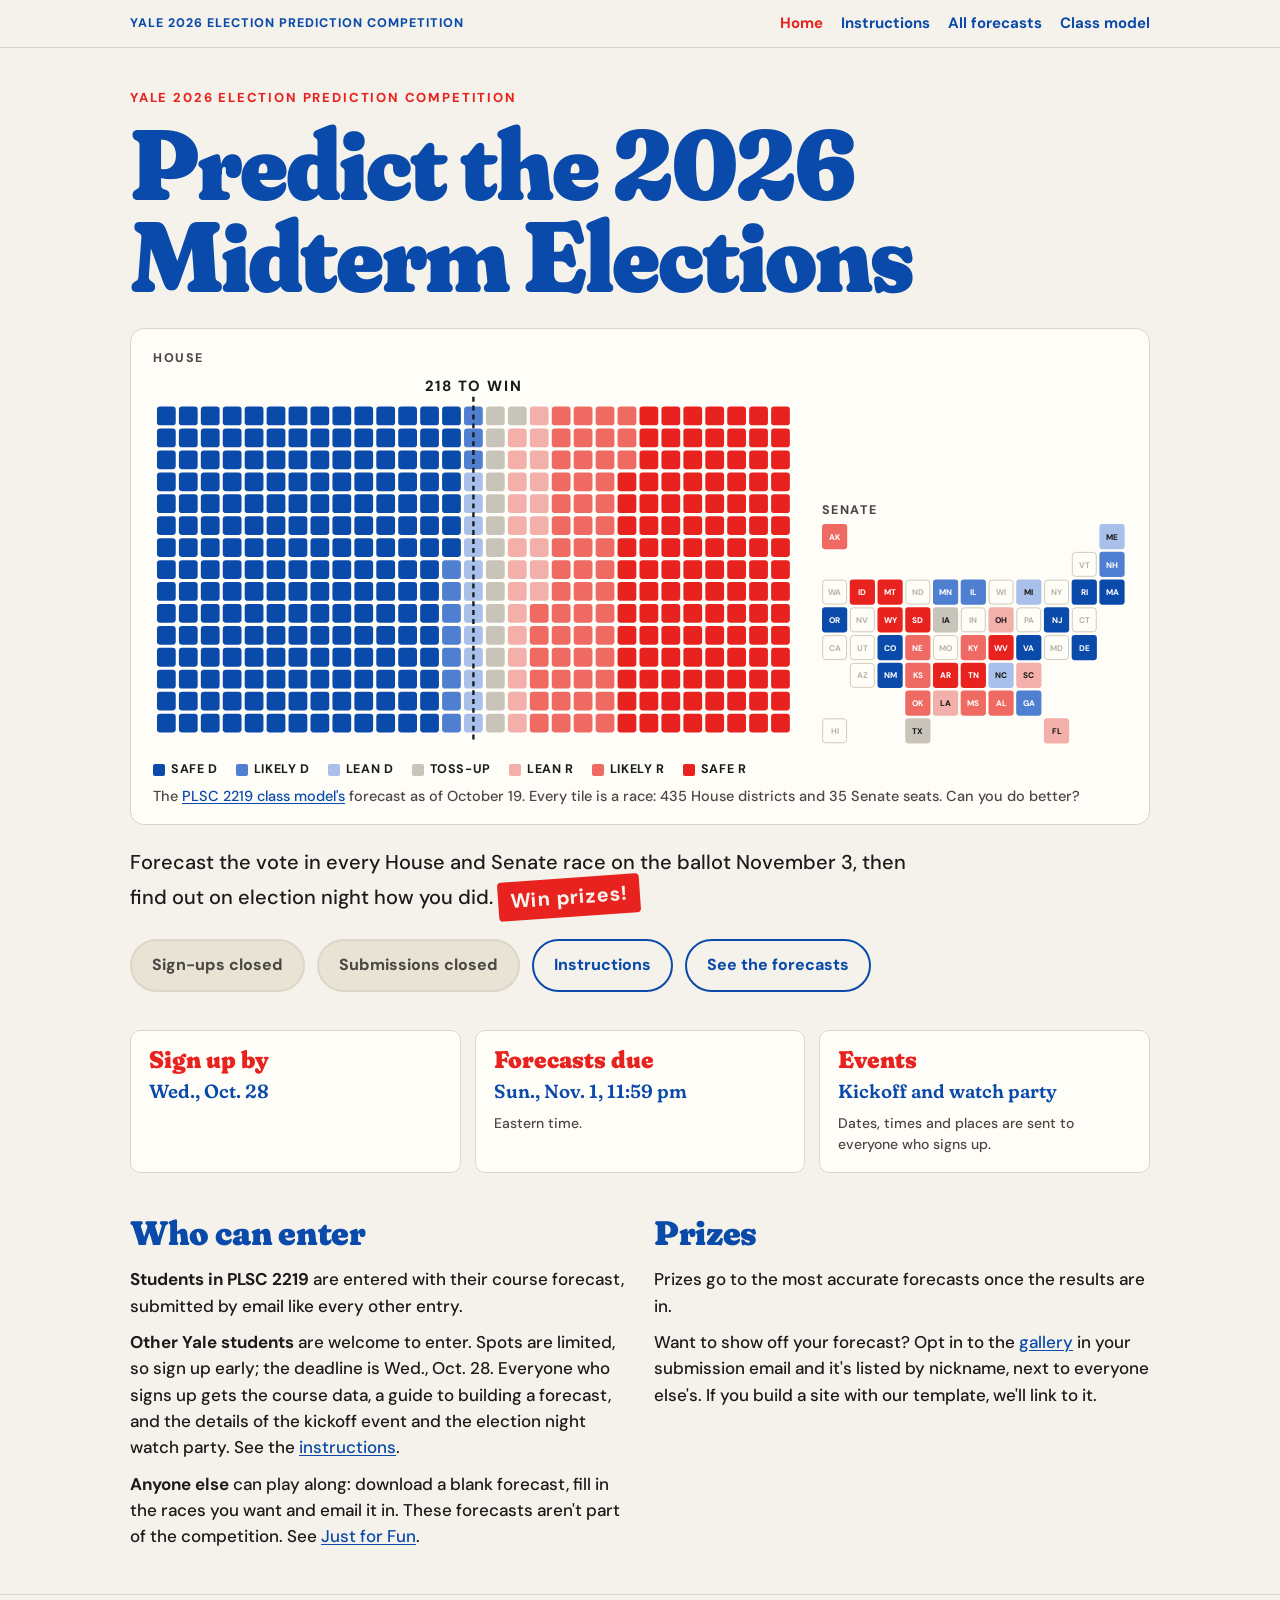
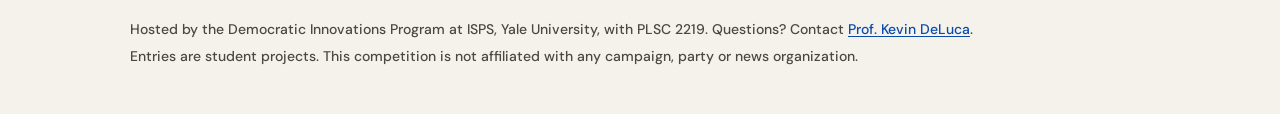
<file: index.html>
<!doctype html>
<html lang="en">
<head>
<meta charset="utf-8">
<meta name="viewport" content="width=device-width, initial-scale=1">
<title>Predict the 2026 Midterm Elections | Yale 2026 Election Prediction Competition</title>
<meta name="robots" content="noindex">
<meta name="description" content="Yale 2026 Election Prediction Competition: forecast all 470 House and Senate races in the 2026 midterms.">
<link rel="preload" href="assets/fonts/fraunces.woff2" as="font" type="font/woff2" crossorigin>
<link rel="stylesheet" href="assets/comp.css">
</head>
<body>
<header class="bar"><div class="wrap">
  <a class="brand" href="./">Yale 2026 Election Prediction Competition</a>
  <nav class="nav" aria-label="Site">
    <a href="./" aria-current="page">Home</a>
    <a href="instructions.html">Instructions</a>
    <a href="gallery.html">All forecasts</a>
    <a href="class-model.html">Class model</a>
  </nav>
</div></header>

<main>
<section class="top"><div class="wrap">
  <p class="kicker">Yale 2026 Election Prediction Competition</p>
  <h1 class="fr">Predict the 2026 Midterm Elections</h1>

  <figure id="hero" class="hero-map" hidden>
    <div class="hero-panels">
      <div><p class="plab">House</p><div id="hero-house" class="tiles"></div></div>
      <div><p class="plab">Senate</p><div id="hero-senate" class="tiles"></div></div>
    </div>
    <div id="hero-legend" class="hero-legend"></div>
    <figcaption>The <a href="class-model.html?model=fundamentals">PLSC 2219 class model's</a> forecast<span id="hero-asof"></span>. Every tile is a race: 435 House districts and 35 Senate seats. Can you do better?</figcaption>
  </figure>

  <p class="lede">Forecast the vote in every House and Senate race on the ballot November 3, then find out on election night how you did. <span class="prize">Win prizes!</span></p>
  <div class="btns">
    <a class="btn solid" data-signup href="#">Sign up</a>
    <a class="btn ghost" data-submit href="#">Submit your forecast</a>
    <a class="btn ghost" href="instructions.html">Instructions</a>
    <a class="btn ghost" href="gallery.html">See the forecasts</a>
  </div>
</div></section>

<div class="wrap">
  <div class="dates">
    <div class="date"><p class="t">Sign up by</p><p class="d" data-c="signup_deadline">Wed., Oct. 28</p></div>
    <div class="date"><p class="t">Forecasts due</p><p class="d">Sun., Nov. 1, 11:59 pm</p><p class="s">Eastern time.</p></div>
    <div class="date"><p class="t">Events</p><p class="d">Kickoff and watch party</p><p class="s">Dates, times and places are sent to everyone who signs up.</p></div>
  </div>
</div>

<section class="blk" style="border-top:0"><div class="wrap cols">
  <div class="prose">
    <h2>Who can enter</h2>
    <p><b>Students in PLSC 2219</b> are entered with their course forecast, submitted by email like every other entry.</p>
    <p><b>Other Yale students</b> are welcome to enter. Spots are limited, so sign up early; the deadline is <span data-c="signup_deadline">Wed., Oct. 28</span>. Everyone who signs up gets the course data, a guide to building a forecast, and the details of the kickoff event and the election night watch party. See the <a href="instructions.html">instructions</a>.</p>
    <p><b>Anyone else</b> can play along: download a blank forecast, fill in the races you want and email it in. These forecasts aren't part of the competition. See <a href="instructions.html#for-fun">Just for Fun</a>.</p>
  </div>
  <div class="prose">
    <h2>Prizes</h2>
    <p>Prizes go to the most accurate forecasts once the results are in.</p>
    <p>Want to show off your forecast? Opt in to the <a href="gallery.html">gallery</a> in your submission email and it's listed by nickname, next to everyone else's. If you build a site with our template, we'll link to it.</p>
  </div>
</div></section>
</main>

<footer><div class="wrap">
  <p>Hosted by the Democratic Innovations Program at ISPS, Yale University, with PLSC 2219. Questions? Contact <a href="https://www.kevinmdeluca.com"><span data-c="contact">Prof. Kevin DeLuca</span></a>.</p>
  <p>Entries are student projects. This competition is not affiliated with any campaign, party or news organization.</p>
</div></footer>
<script src="competition.js"></script>
<script src="assets/core.js"></script>
<script src="assets/hero.js"></script>
</body>
</html>
</file>
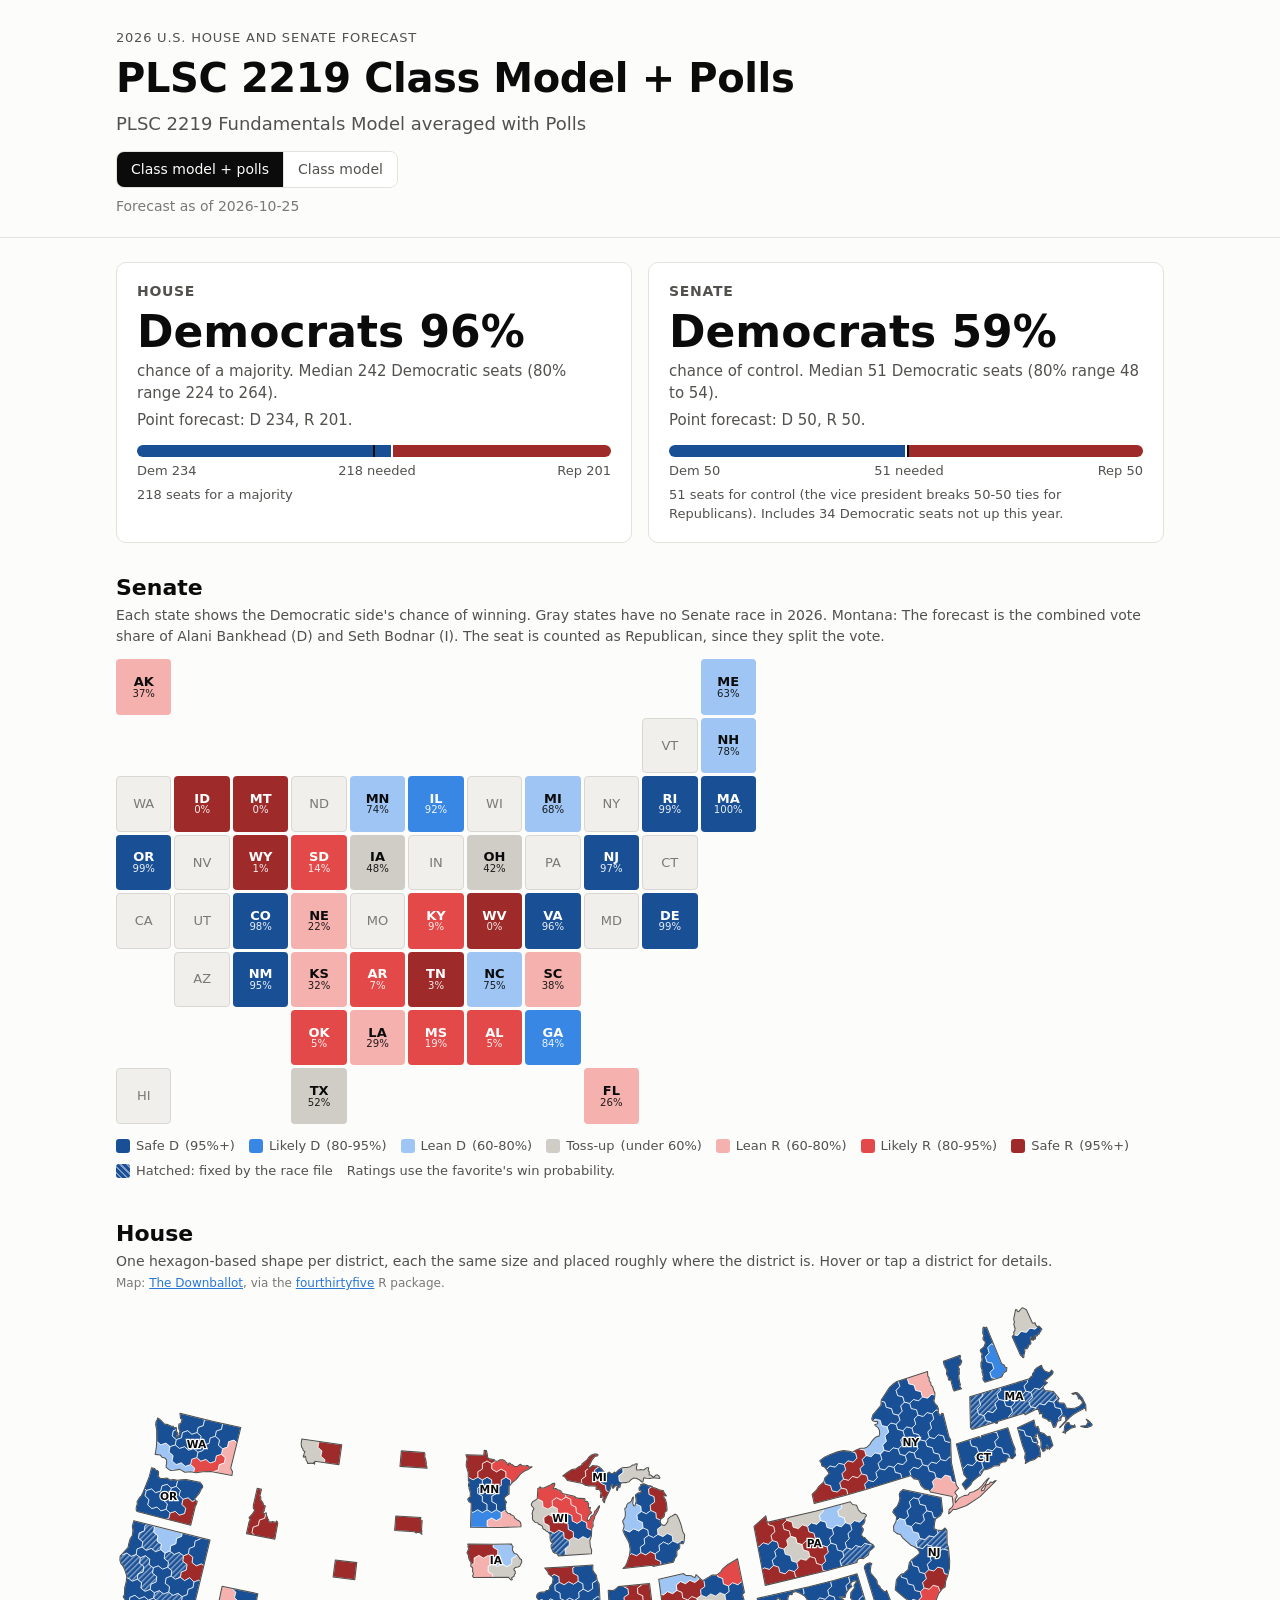
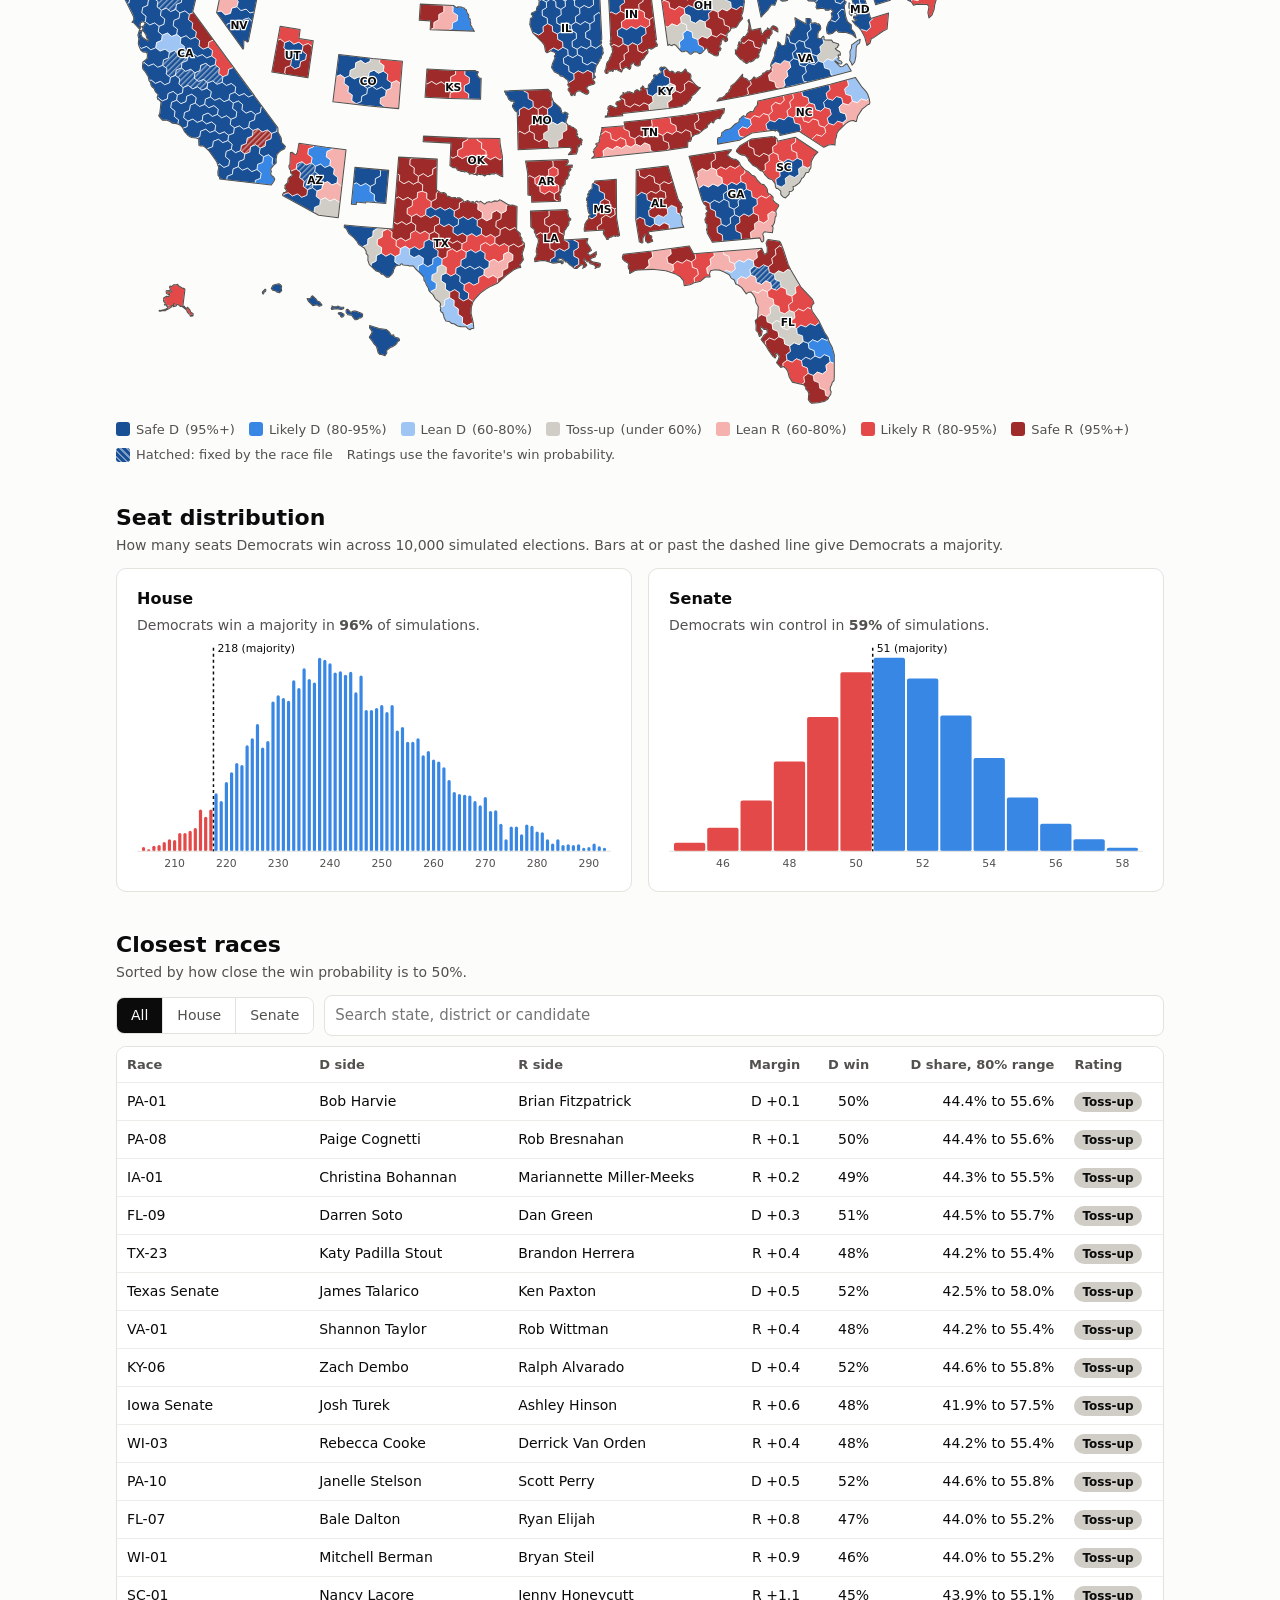
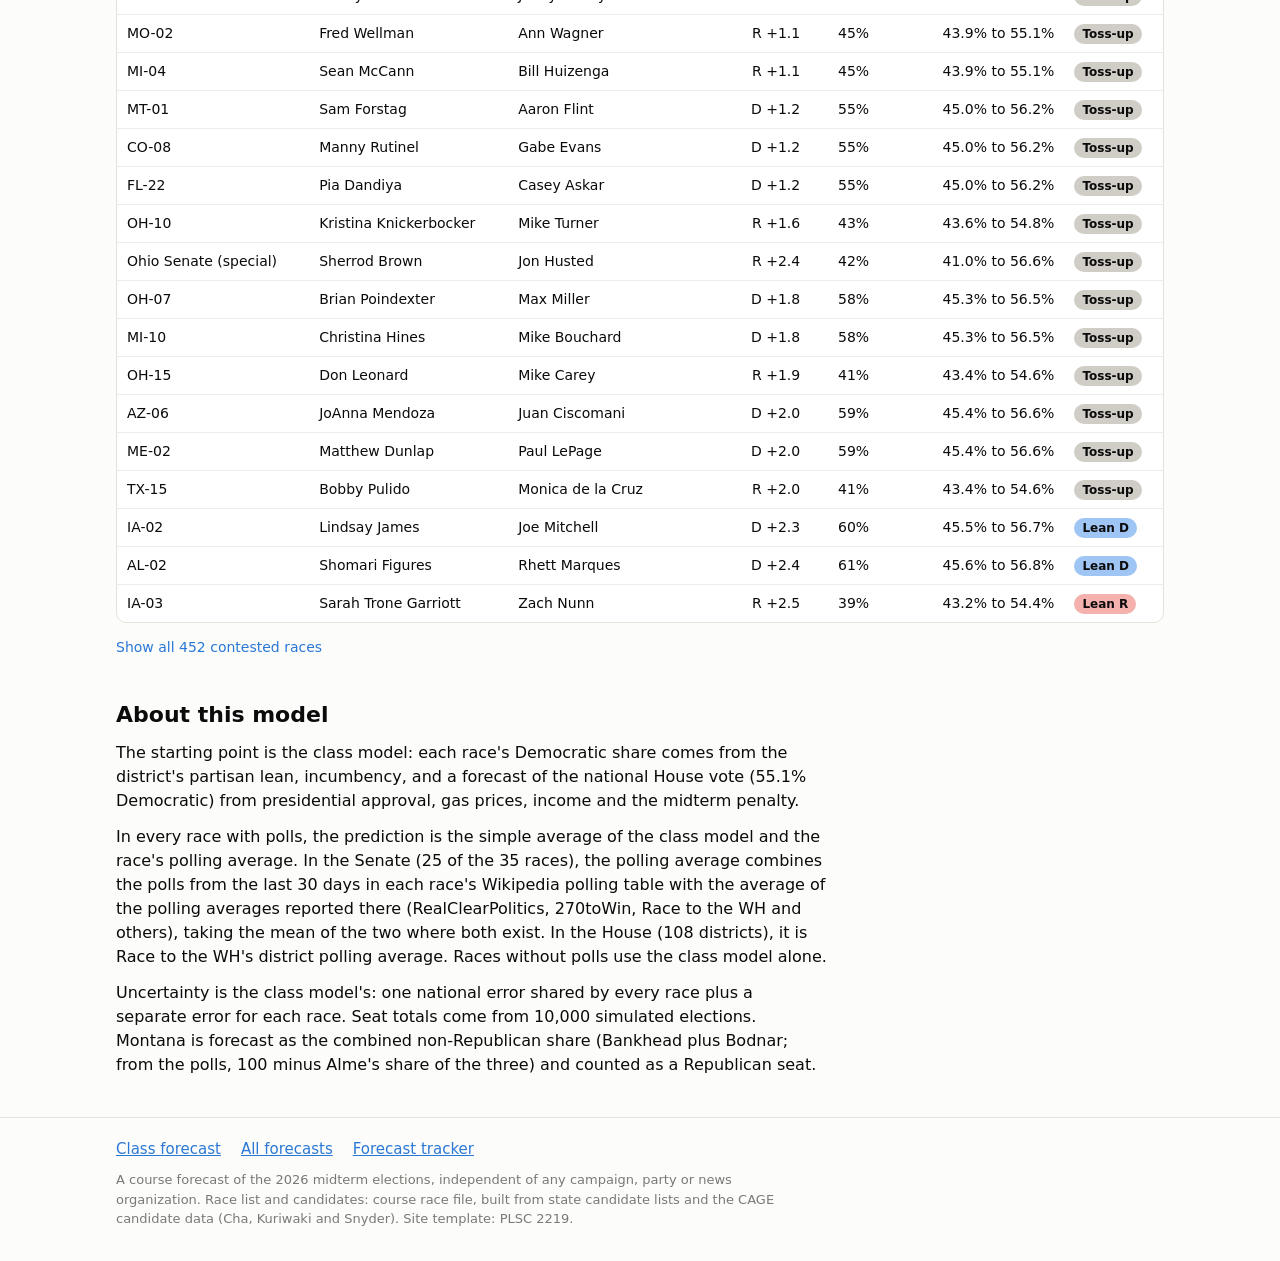
<file: class-model.html>
<!doctype html>
<html lang="en">
<head>
<meta charset="utf-8">
<meta name="viewport" content="width=device-width, initial-scale=1">
<title>2026 Midterm Forecast</title>
<meta name="robots" content="noindex">
<link rel="stylesheet" href="assets/style.css">
<style>
  .model-toggle { display: inline-flex; margin: 14px 0 0; border: 1px solid var(--rule); border-radius: 8px; overflow: hidden; }
  .model-toggle a { padding: 7px 14px; font-size: 14px; color: var(--ink-2); background: var(--card); text-decoration: none; }
  .model-toggle a + a { border-left: 1px solid var(--rule); }
  .model-toggle a.on { background: var(--ink); color: var(--bg); }
</style>
</head>
<body>
<header class="site-head">
  <div class="wrap">
    <p class="kicker">2026 U.S. House and Senate forecast</p>
    <h1 id="title">My 2026 Midterm Forecast</h1>
    <p id="tagline" class="tagline" hidden></p>
    <nav class="model-toggle" aria-label="Forecast version">
      <a id="ver-polls" href="class-model.html">Class model + polls</a>
      <a id="ver-fund" href="class-model.html?model=fundamentals">Class model</a>
    </nav>
    <p id="asof" class="asof"></p>
  </div>
</header>

<main class="wrap">
  <div id="demo-banner" class="banner banner-info" hidden></div>
  <div id="problems" class="banner banner-warn" hidden></div>
  <div id="notes" class="banner banner-info" hidden></div>
  <div id="empty" class="empty" hidden></div>

  <div id="content" hidden>
    <section class="topline" aria-label="Topline">
      <div class="card" id="top-house"></div>
      <div class="card" id="top-senate"></div>
    </section>

    <section class="block">
      <div class="block-head">
        <h2>Senate</h2>
        <p class="note" id="senate-note"></p>
      </div>
      <div id="senate-map" class="senate-map" role="group" aria-label="Senate races by state"></div>
      <div class="legend" id="legend-senate"></div>
    </section>

    <section class="block">
      <div class="block-head">
        <h2>House</h2>
        <p class="note" id="house-note">One square per district, grouped by state. Hover or tap a square for details.</p>
      </div>
      <div id="house-grid" class="house-grid" role="group" aria-label="House races by state"></div>
      <div class="legend" id="legend-house"></div>
    </section>

    <section class="block">
      <div class="block-head">
        <h2>Seat distribution</h2>
        <p class="note" id="dist-note"></p>
      </div>
      <div id="dist" class="dist"></div>
    </section>

    <section class="block">
      <div class="block-head">
        <h2>Closest races</h2>
        <p class="note" id="table-note"></p>
      </div>
      <div class="controls">
        <div class="seg" role="tablist" aria-label="Chamber">
          <button type="button" data-office="all" class="on">All</button>
          <button type="button" data-office="house">House</button>
          <button type="button" data-office="senate">Senate</button>
        </div>
        <input id="search" type="search" placeholder="Search state, district or candidate" aria-label="Search races">
      </div>
      <div class="table-wrap"><table id="races-table"></table></div>
      <button type="button" id="show-all" class="link-btn"></button>
    </section>

    <section class="block" id="method-block" hidden>
      <div class="block-head"><h2>About this model</h2></div>
      <div id="method" class="prose"></div>
    </section>
  </div>
</main>

<footer class="site-foot">
  <div class="wrap">
    <nav id="links" class="links"></nav>
    <p class="fine">A course forecast of the 2026 midterm elections, independent of any campaign, party or news organization.
      Race list and candidates: course race file, built from state candidate lists and the CAGE candidate data (Cha, Kuriwaki and Snyder).
      Site template: PLSC 2219.</p>
  </div>
</footer>

<div id="tip" class="tip" role="tooltip" hidden></div>
<script src="config.js"></script>
<script>
  // Default: the class model + polls. ?model=fundamentals shows the class model alone (config.js has both).
  (function () {
    var fund = new URLSearchParams(location.search).get("model") === "fundamentals";
    var cfg = window.SITE_CONFIG || (window.SITE_CONFIG = {}), polls = window.SITE_CONFIG_POLLS || {};
    if (!fund) Object.keys(polls).forEach(function (k) { cfg[k] = polls[k]; });
    var on = document.getElementById(fund ? "ver-fund" : "ver-polls");
    on.classList.add("on"); on.setAttribute("aria-current", "page");
  })();
</script>
<script src="assets/core.js"></script>
<script src="assets/app.js"></script>
</body>
</html>
</file>
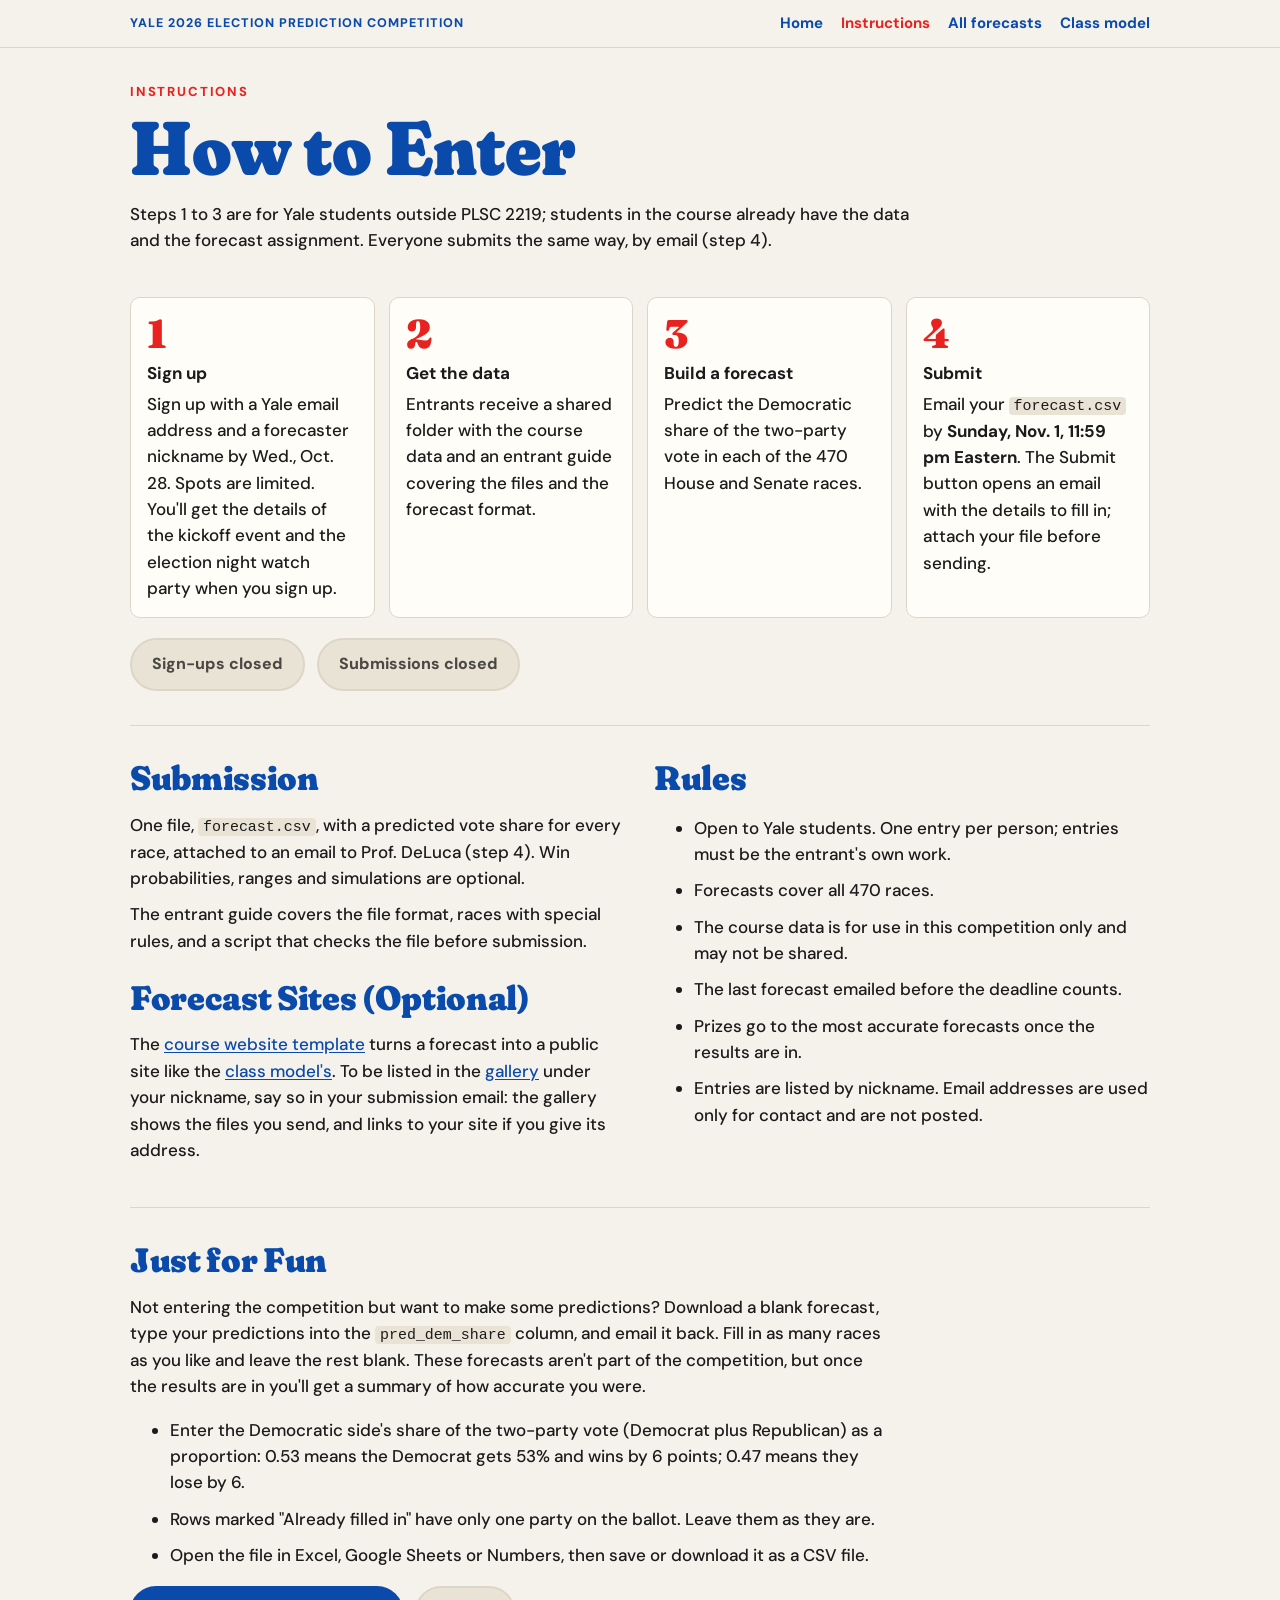
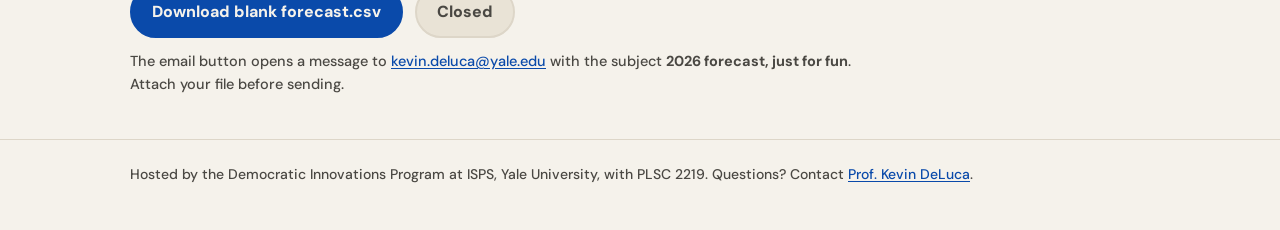
<file: instructions.html>
<!doctype html>
<html lang="en">
<head>
<meta charset="utf-8">
<meta name="viewport" content="width=device-width, initial-scale=1">
<title>Instructions | Yale 2026 Election Prediction Competition</title>
<meta name="robots" content="noindex">
<link rel="preload" href="assets/fonts/fraunces.woff2" as="font" type="font/woff2" crossorigin>
<link rel="stylesheet" href="assets/comp.css">
</head>
<body>
<header class="bar"><div class="wrap">
  <a class="brand" href="./">Yale 2026 Election Prediction Competition</a>
  <nav class="nav" aria-label="Site">
    <a href="./">Home</a>
    <a href="instructions.html" aria-current="page">Instructions</a>
    <a href="gallery.html">All forecasts</a>
    <a href="class-model.html">Class model</a>
  </nav>
</div></header>

<main class="wrap">
<section class="blk" style="border-top:0">
  <p class="kicker">Instructions</p>
  <h1 class="fr" style="color:var(--blue);font-size:clamp(44px,7vw,76px);line-height:.95;margin:10px 0 16px">How to Enter</h1>
  <div class="prose">
    <p>Steps 1 to 3 are for Yale students outside PLSC 2219; students in the course already have the data and the forecast assignment. Everyone submits the same way, by email (step 4).</p>
  </div>
</section>

<section class="blk" style="border-top:0;padding-top:0">
  <ol class="steps">
    <li><b>Sign up</b>Sign up with a Yale email address and a forecaster nickname by <span data-c="signup_deadline">Wed., Oct. 28</span>. Spots are limited. You'll get the details of the kickoff event and the election night watch party when you sign up.</li>
    <li><b>Get the data</b>Entrants receive a shared folder with the course data and an entrant guide covering the files and the forecast format.</li>
    <li><b>Build a forecast</b>Predict the Democratic share of the two-party vote in each of the 470 House and Senate races.</li>
    <li><b>Submit</b>Email your <code>forecast.csv</code> by <b>Sunday, Nov. 1, 11:59 pm Eastern</b>. The Submit button opens an email with the details to fill in; attach your file before sending.</li>
  </ol>
  <div class="btns" style="margin-top:20px">
    <a class="btn solid" data-signup href="#">Sign up</a>
    <a class="btn ghost" data-submit href="#">Submit your forecast</a>
  </div>
  <details class="prose" data-submit-help hidden style="margin-top:14px">
    <summary>Email app didn't open?</summary>
    <p>Send an email to <a data-submit-email href="#"></a> with the subject <b data-submit-subject></b> and this text, filled in, with <code>forecast.csv</code> attached:</p>
    <pre data-submit-body style="white-space:pre-wrap"></pre>
  </details>
</section>

<section class="blk"><div class="cols">
  <div class="prose">
    <h2>Submission</h2>
    <p>One file, <code>forecast.csv</code>, with a predicted vote share for every race, attached to an email to Prof. DeLuca (step 4). Win probabilities, ranges and simulations are optional.</p>
    <p>The entrant guide covers the file format, races with special rules, and a script that checks the file before submission.</p>
    <h2 style="margin-top:26px">Forecast Sites (Optional)</h2>
    <p>The <a href="https://github.com/kevin-deluca-polisci/plsc2219-forecast-template">course website template</a> turns a forecast into a public site like the <a href="class-model.html">class model's</a>. To be listed in the <a href="gallery.html">gallery</a> under your nickname, say so in your submission email: the gallery shows the files you send, and links to your site if you give its address.</p>
  </div>
  <div class="prose">
    <h2>Rules</h2>
    <ul>
      <li>Open to Yale students. One entry per person; entries must be the entrant's own work.</li>
      <li>Forecasts cover all 470 races.</li>
      <li>The course data is for use in this competition only and may not be shared.</li>
      <li>The last forecast emailed before the deadline counts.</li>
      <li>Prizes go to the most accurate forecasts once the results are in.</li>
      <li>Entries are listed by nickname. Email addresses are used only for contact and are not posted.</li>
    </ul>
  </div>
</div></section>

<section class="blk" id="for-fun"><div class="prose" style="max-width:760px">
  <h2>Just for Fun</h2>
  <p>Not entering the competition but want to make some predictions? Download a blank forecast, type your predictions into the <code>pred_dem_share</code> column, and email it back. Fill in as many races as you like and leave the rest blank. These forecasts aren't part of the competition, but once the results are in you'll get a summary of how accurate you were.</p>
  <ul>
    <li>Enter the Democratic side's share of the two-party vote (Democrat plus Republican) as a proportion: 0.53 means the Democrat gets 53% and wins by 6 points; 0.47 means they lose by 6.</li>
    <li>Rows marked "Already filled in" have only one party on the ballot. Leave them as they are.</li>
    <li>Open the file in Excel, Google Sheets or Numbers, then save or download it as a CSV file.</li>
  </ul>
  <div class="btns" style="margin-top:16px">
    <a class="btn solid" href="downloads/forecast.csv" download="forecast.csv">Download blank forecast.csv</a>
    <a class="btn ghost" data-fun-submit href="#">Email your forecast</a>
  </div>
  <p class="note" style="margin-top:12px">The email button opens a message to <a data-submit-email href="#"></a> with the subject <b data-fun-subject></b>. Attach your file before sending.</p>
</div></section>
</main>

<footer><div class="wrap">
  <p>Hosted by the Democratic Innovations Program at ISPS, Yale University, with PLSC 2219. Questions? Contact <a href="https://www.kevinmdeluca.com"><span data-c="contact">Prof. Kevin DeLuca</span></a>.</p>
</div></footer>
<script src="competition.js"></script>
</body>
</html>
</file>
<file: assets/comp.css>
/* Competition pages (index.html, instructions.html). Colors and type match the printed poster. */
@font-face { font-family: 'Fr'; src: url(fonts/fraunces.woff2) format('woff2'); font-weight: 100 900; font-display: swap; }
@font-face { font-family: 'DM'; src: url(fonts/dm-sans-latin-500-normal.woff2) format('woff2'); font-weight: 400 500; font-display: swap; }
@font-face { font-family: 'DM'; src: url(fonts/dm-sans-latin-700-normal.woff2) format('woff2'); font-weight: 600 700; font-display: swap; }
@font-face { font-family: 'DM'; src: url(fonts/dm-sans-latin-800-normal.woff2) format('woff2'); font-weight: 800 900; font-display: swap; }

:root {
  color-scheme: light;
  --cream: #F5F2EB; --paper: #FFFDF8; --blue: #0A4AAA; --red: #E8231F; --ink: #1B1B1B; --ink-2: #4a4843;
  --rule: #ddd6c8; --tint: #e9e3d6;
}
* { box-sizing: border-box; }
html { -webkit-text-size-adjust: 100%; }
body { margin: 0; background: var(--cream); color: var(--ink); font-family: 'DM', system-ui, sans-serif; font-weight: 500;
  font-size: 17px; line-height: 1.55; }
a { color: var(--blue); text-underline-offset: 2px; }
a:hover { color: var(--red); }
:focus-visible { outline: 3px solid var(--red); outline-offset: 2px; }
.wrap { max-width: 1060px; margin: 0 auto; padding: 0 20px; }
.fr { font-family: 'Fr', Georgia, serif; font-variation-settings: 'SOFT' 100, 'WONK' 1, 'opsz' 144; font-weight: 900; }
.kicker { font-weight: 800; letter-spacing: .14em; font-size: 13px; color: var(--red); text-transform: uppercase; margin: 0; }

/* top bar */
.bar { border-bottom: 1px solid var(--rule); }
.bar .wrap { display: flex; align-items: center; justify-content: space-between; gap: 16px; padding-top: 12px; padding-bottom: 12px; flex-wrap: wrap; }
.brand { font-weight: 800; letter-spacing: .08em; font-size: 12.5px; color: var(--blue); text-decoration: none; text-transform: uppercase; }
.nav { display: flex; gap: 18px; flex-wrap: wrap; font-size: 15px; font-weight: 700; }
.nav a { text-decoration: none; }
.nav a[aria-current] { color: var(--red); }

/* hero */
.hero .wrap { display: grid; grid-template-columns: 1.05fr 1fr; gap: 36px; align-items: center; padding-top: 44px; padding-bottom: 36px; }
.hero h1 { color: var(--blue); font-size: clamp(54px, 8.4vw, 104px); line-height: .9; letter-spacing: -.02em; margin: 14px 0 18px; }
.hero .lede { font-size: 20px; max-width: 34em; margin: 0 0 24px; }
.btns { display: flex; gap: 12px; flex-wrap: wrap; }
.btn { display: inline-block; padding: 12px 20px; border-radius: 999px; font-weight: 800; text-decoration: none; font-size: 16px;
  border: 2px solid var(--blue); }
.btn.solid { background: var(--blue); color: var(--cream); }
.btn.solid:hover { background: var(--red); border-color: var(--red); color: var(--cream); }
.btn.ghost { color: var(--blue); }
.btn.ghost:hover { border-color: var(--red); color: var(--red); }
.tiles svg { width: 100%; height: auto; display: block; }
.tiles .q { font-family: 'Fr', serif; font-weight: 900; font-size: 14px; fill: var(--cream); }
.tiles .maj { font-family: 'DM', sans-serif; font-weight: 800; font-size: 15px; letter-spacing: .12em; fill: var(--ink); }
.prize { display: inline-block; transform: rotate(-4deg); background: var(--red); color: var(--cream); font-weight: 800;
  padding: 4px 12px; border-radius: 4px; letter-spacing: .04em; }

/* dates */
.dates { display: grid; grid-template-columns: repeat(3, 1fr); gap: 14px; margin: 8px 0 8px; }
.date { background: var(--paper); border: 1px solid var(--rule); border-radius: 10px; padding: 16px 18px; }
.date .t { font-family: 'Fr', serif; font-weight: 900; font-variation-settings: 'SOFT' 100, 'opsz' 72; color: var(--red); font-size: 24px; line-height: 1.1; margin: 0; }
.date .d { font-family: 'Fr', serif; font-weight: 600; font-variation-settings: 'SOFT' 100, 'opsz' 36; color: var(--blue); font-size: 19px; margin: 4px 0 0; }
.date .s { font-size: 14px; color: var(--ink-2); margin: 6px 0 0; }

/* sections */
section.blk { padding: 34px 0; border-top: 1px solid var(--rule); }
h2 { font-family: 'Fr', Georgia, serif; font-weight: 900; font-variation-settings: 'SOFT' 100, 'opsz' 72; color: var(--blue);
  font-size: 34px; line-height: 1.1; margin: 0 0 14px; letter-spacing: -.01em; }
h3 { font-size: 18px; font-weight: 800; margin: 22px 0 6px; }
.cols { display: grid; grid-template-columns: 1fr 1fr; gap: 28px; }
.steps { list-style: none; padding: 0; margin: 0; display: grid; grid-template-columns: repeat(4, 1fr); gap: 14px; counter-reset: s; }
.steps li { counter-increment: s; background: var(--paper); border: 1px solid var(--rule); border-radius: 10px; padding: 16px; }
.steps li::before { content: counter(s); display: block; font-family: 'Fr', serif; font-weight: 900; font-size: 40px; color: var(--red); line-height: 1; margin-bottom: 6px; }
.steps li > b:first-child { display: block; margin-bottom: 4px; }
.prose { max-width: 46em; }
.prose p, .prose li { margin: 0 0 10px; }
.note { font-size: 14.5px; color: var(--ink-2); }
.box { background: var(--paper); border: 1px solid var(--rule); border-left: 5px solid var(--blue); border-radius: 8px; padding: 14px 18px; margin: 14px 0; }
.box.red { border-left-color: var(--red); }
code { font-family: ui-monospace, SFMono-Regular, Menlo, monospace; font-size: .88em; background: var(--tint); padding: 1px 5px; border-radius: 4px; }
pre { background: var(--paper); border: 1px solid var(--rule); border-radius: 8px; padding: 12px 14px; overflow-x: auto; font-size: 14px; }
pre code { background: none; padding: 0; }
.table-wrap { overflow-x: auto; }
table { border-collapse: collapse; width: 100%; font-size: 15px; background: var(--paper); }
th, td { text-align: left; padding: 8px 10px; border-bottom: 1px solid var(--rule); vertical-align: top; }
th { font-size: 13px; letter-spacing: .04em; text-transform: uppercase; color: var(--ink-2); }

footer { border-top: 1px solid var(--rule); padding: 24px 0 40px; font-size: 14px; color: var(--ink-2); }
footer p { margin: 0 0 6px; }

@media (max-width: 860px) {
  .hero .wrap { grid-template-columns: 1fr; padding-top: 28px; }
  .dates, .cols { grid-template-columns: 1fr; }
  .steps { grid-template-columns: 1fr 1fr; }
}
@media (max-width: 520px) { .steps { grid-template-columns: 1fr; } body { font-size: 16px; } .hero .lede { font-size: 18px; } }
.btn.off { background: var(--tint); border-color: var(--rule); color: var(--ink-2); cursor: default; }

/* home page: title and class-model graphic */
.top .wrap { padding-top: 40px; padding-bottom: 30px; }
.top h1 { color: var(--blue); font-size: clamp(46px, 8vw, 100px); line-height: .92; letter-spacing: -.02em; margin: 10px 0 26px; }
.top .lede { font-size: 20px; max-width: 40em; margin: 22px 0 22px; }
.hero-map { margin: 0; background: var(--paper); border: 1px solid var(--rule); border-radius: 14px; padding: 20px 22px 16px; }
.hero-panels { display: grid; grid-template-columns: 2.1fr 1fr; gap: 28px; align-items: end; }
.plab { margin: 0 0 4px; font-weight: 800; letter-spacing: .12em; font-size: 12.5px; text-transform: uppercase; color: var(--ink-2); }
.tiles .ab { font-family: 'DM', sans-serif; font-weight: 800; font-size: 13px; fill: var(--ink); }
.tiles .ab.on { fill: #fff; }
.tiles .ab.off { fill: #b9b2a2; font-weight: 700; }
.hero-legend { display: flex; flex-wrap: wrap; gap: 6px 18px; margin: 14px 0 6px; font-size: 12.5px; font-weight: 700; letter-spacing: .05em; text-transform: uppercase; }
.hero-legend span { display: inline-flex; align-items: center; gap: 6px; }
.hero-legend i { width: 12px; height: 12px; border-radius: 2px; display: inline-block; }
.hero-map figcaption { font-size: 14.5px; color: var(--ink-2); }
@media (max-width: 760px) { .hero-panels { grid-template-columns: 1fr; gap: 18px; } .hero-map { padding: 14px; } .top .lede { font-size: 18px; } }
</file>
<file: assets/style.css>
:root {
  color-scheme: light;
  --bg: #fcfcfb;
  --card: #ffffff;
  --ink: #0b0b0b;
  --ink-2: #52514e;
  --ink-3: #7a7974;
  --rule: #e4e2dd;
  --grid: #eeece8;
  --empty: #f0efec;
  --empty-line: #d9d7d1;
  /* ratings: diverging blue <-> red, gray midpoint */
  --safe-d: #184f95;
  --likely-d: #3987e5;
  --lean-d: #9ec5f4;
  --toss: #cfcdc6;
  --lean-r: #f4b1ae;
  --likely-r: #e34948;
  --safe-r: #9e2b2a;
  --warn: #fab219;
  --warn-bg: #fff6e0;
  --info-bg: #eaf2fd;
  --focus: #2a78d6;
}
@media (prefers-color-scheme: dark) {
  :root:not([data-theme="light"]) {
    color-scheme: dark;
    --bg: #141413;
    --card: #1a1a19;
    --ink: #ffffff;
    --ink-2: #c3c2b7;
    --ink-3: #9a998f;
    --rule: #33332f;
    --grid: #2a2a27;
    --empty: #262624;
    --empty-line: #3a3a36;
    --safe-d: #1c5cab;
    --likely-d: #5598e7;
    --lean-d: #a9cbf3;
    --toss: #6b6a64;
    --lean-r: #f2b2af;
    --likely-r: #ec7a78;
    --safe-r: #a8302f;
    --warn-bg: #3a2f12;
    --info-bg: #142a45;
    --focus: #6da7ec;
  }
}
:root[data-theme="dark"] {
  color-scheme: dark;
  --bg: #141413; --card: #1a1a19; --ink: #ffffff; --ink-2: #c3c2b7; --ink-3: #9a998f;
  --rule: #33332f; --grid: #2a2a27; --empty: #262624; --empty-line: #3a3a36;
  --safe-d: #1c5cab; --likely-d: #5598e7; --lean-d: #a9cbf3; --toss: #6b6a64;
  --lean-r: #f2b2af; --likely-r: #ec7a78; --safe-r: #a8302f;
  --warn-bg: #3a2f12; --info-bg: #142a45; --focus: #6da7ec;
}

* { box-sizing: border-box; }
html { -webkit-text-size-adjust: 100%; }
body {
  margin: 0; background: var(--bg); color: var(--ink);
  font: 16px/1.5 system-ui, -apple-system, "Segoe UI", Roboto, Helvetica, Arial, sans-serif;
}
.wrap { max-width: 1080px; margin: 0 auto; padding: 0 16px; }
h1, h2 { line-height: 1.2; margin: 0; }
h1 { font-size: clamp(28px, 5vw, 40px); letter-spacing: -0.01em; }
h2 { font-size: 22px; }
a { color: var(--focus); }
:focus-visible { outline: 2px solid var(--focus); outline-offset: 2px; }
.num { font-variant-numeric: tabular-nums; }

.site-head { border-bottom: 1px solid var(--rule); padding: 28px 0 20px; margin-bottom: 24px; }
.kicker { margin: 0 0 6px; color: var(--ink-2); font-size: 13px; text-transform: uppercase; letter-spacing: 0.06em; }
.tagline { margin: 8px 0 0; color: var(--ink-2); font-size: 18px; }
.asof { margin: 8px 0 0; color: var(--ink-3); font-size: 14px; }

.banner { border-radius: 8px; padding: 12px 14px; margin: 0 0 20px; font-size: 15px; }
.banner-warn { background: var(--warn-bg); border-left: 4px solid var(--warn); }
.banner-info { background: var(--info-bg); border-left: 4px solid var(--focus); }
.banner ul { margin: 6px 0 0; padding-left: 20px; }
.banner strong .icon { margin-right: 6px; }
.empty { background: var(--card); border: 1px solid var(--rule); border-radius: 10px; padding: 20px; }
.empty code, .prose code, .banner code, .placeholder code { white-space: nowrap; font-size: 0.92em; background: var(--grid); padding: 1px 5px; border-radius: 4px; }

.topline { display: grid; grid-template-columns: 1fr 1fr; gap: 16px; margin-bottom: 32px; }
.card { background: var(--card); border: 1px solid var(--rule); border-radius: 10px; padding: 18px 20px; }
.card .lab { margin: 0; color: var(--ink-2); font-size: 14px; font-weight: 600; text-transform: uppercase; letter-spacing: 0.05em; }
.card .hero { margin: 6px 0 2px; font-size: clamp(30px, 5vw, 44px); font-weight: 700; line-height: 1.1; }
.card .sub { margin: 4px 0 0; color: var(--ink-2); font-size: 15px; }
.bar { position: relative; display: flex; height: 12px; border-radius: 6px; overflow: hidden; margin: 14px 0 4px; gap: 2px; background: var(--card); }
.bar span { display: block; height: 100%; }
.bar .mid { position: absolute; top: -3px; bottom: -3px; width: 2px; background: var(--ink); }
.bar-lab { display: flex; justify-content: space-between; font-size: 13px; color: var(--ink-2); }

.block { margin: 0 0 40px; }
.block-head { margin-bottom: 12px; }
.note { margin: 4px 0 0; color: var(--ink-2); font-size: 14px; }

.legend { display: flex; flex-wrap: wrap; gap: 6px 14px; margin-top: 12px; font-size: 13px; color: var(--ink-2); }
.legend .key { display: inline-flex; align-items: center; gap: 6px; }
.legend .sw { width: 14px; height: 14px; border-radius: 3px; display: inline-block; }
.legend .sw.empty-sw { background: var(--empty); border: 1px solid var(--empty-line); }

/* senate tile map */
.senate-map { display: grid; grid-template-columns: repeat(11, minmax(0, 1fr)); gap: 3px; max-width: 640px; }
.st { aspect-ratio: 1 / 1; border-radius: 4px; display: flex; flex-direction: column; align-items: center; justify-content: center;
      font-size: clamp(9px, 1.8vw, 13px); font-weight: 600; line-height: 1.05; cursor: default; user-select: none; }
.st small { font-weight: 500; font-size: 0.78em; opacity: 0.9; }
.st.notup { background: var(--empty); color: var(--ink-3); border: 1px solid var(--empty-line); font-weight: 500; }
.st.race { cursor: pointer; }

/* house grid */
.house-grid { display: grid; grid-template-columns: repeat(2, minmax(0, 1fr)); gap: 20px 28px; }
.region h3 { margin: 0 0 8px; font-size: 13px; color: var(--ink-2); text-transform: uppercase; letter-spacing: 0.06em; }
.srow { display: grid; grid-template-columns: 30px 1fr; align-items: start; gap: 6px; margin-bottom: 4px; }
.srow .sl { font-size: 12px; font-weight: 600; color: var(--ink-2); line-height: 16px; }
.tiles { display: flex; flex-wrap: wrap; gap: 2px; }
.t { width: 16px; height: 16px; border-radius: 3px; cursor: pointer; }
/* house hex map (class-model page; config.js house_hexmap) */
.house-hex svg { display: block; width: 100%; height: auto; max-width: 980px; }
.house-hex path.d { stroke: var(--card); stroke-width: 0.7; cursor: pointer; }
.house-hex path.d:hover, .house-hex path.d:focus { stroke: var(--ink); stroke-width: 1.6; outline: none; }
.house-hex .hatch path { fill: url(#hex-hatch); pointer-events: none; }
.house-hex .states path { fill: none; stroke: var(--ink-2); stroke-width: 1.1; stroke-linejoin: round; pointer-events: none; }
.house-hex .labels text { font-size: 11px; font-weight: 700; text-anchor: middle; dominant-baseline: middle; fill: var(--ink);
  stroke: var(--card); stroke-width: 2.6px; paint-order: stroke; pointer-events: none; }
.house-hex path.none { fill: var(--empty); }
@media (max-width: 600px) { .house-hex .labels { display: none; } .house-hex path.d { stroke-width: 0.5; } }
.house-hex path.r-safe-d { fill: var(--safe-d); } .house-hex path.r-likely-d { fill: var(--likely-d); }
.house-hex path.r-lean-d { fill: var(--lean-d); } .house-hex path.r-toss { fill: var(--toss); }
.house-hex path.r-lean-r { fill: var(--lean-r); } .house-hex path.r-likely-r { fill: var(--likely-r); }
.house-hex path.r-safe-r { fill: var(--safe-r); }
.note .credit { display: block; margin-top: 2px; font-size: 12px; color: var(--ink-3); }
.fixed { background-image: repeating-linear-gradient(45deg, transparent 0 3px, rgba(255,255,255,0.45) 3px 4.5px); }

.r-safe-d { background-color: var(--safe-d); color: #fff; }
.r-likely-d { background-color: var(--likely-d); color: #fff; }
.r-lean-d { background-color: var(--lean-d); color: #0b0b0b; }
.r-toss { background-color: var(--toss); color: #0b0b0b; }
.r-lean-r { background-color: var(--lean-r); color: #0b0b0b; }
.r-likely-r { background-color: var(--likely-r); color: #fff; }
.r-safe-r { background-color: var(--safe-r); color: #fff; }

/* tooltip */
.tip { position: fixed; z-index: 10; max-width: 290px; background: var(--card); color: var(--ink); border: 1px solid var(--rule);
       border-radius: 8px; padding: 10px 12px; font-size: 14px; box-shadow: 0 4px 16px rgba(0,0,0,0.14); pointer-events: none; }
.tip b { display: block; margin-bottom: 4px; }
.tip .row { display: flex; justify-content: space-between; gap: 12px; }
.tip .row span:first-child { color: var(--ink-2); }
.tip .sw { display: inline-block; width: 10px; height: 10px; border-radius: 2px; margin-right: 6px; vertical-align: 0; }

/* distribution */
.dist { display: grid; grid-template-columns: 1fr 1fr; gap: 16px; }
.dist .card h3 { margin: 0 0 4px; font-size: 16px; }
.dist svg { display: block; width: 100%; height: auto; overflow: visible; }
.dist .axis text { fill: var(--ink-2); font-size: 11px; }
.dist .axis line, .dist .base { stroke: var(--rule); }
.dist .maj { stroke: var(--ink); stroke-width: 1.5; stroke-dasharray: 3 3; }
.dist .majlab { fill: var(--ink); font-size: 11px; }
.dist rect.b { cursor: pointer; }
.placeholder { border: 1px dashed var(--empty-line); border-radius: 10px; padding: 18px 20px; color: var(--ink-2); background: var(--card); }
.placeholder strong { color: var(--ink); }

/* table */
.controls { display: flex; flex-wrap: wrap; gap: 10px; align-items: center; margin-bottom: 10px; }
.seg { display: inline-flex; border: 1px solid var(--rule); border-radius: 8px; overflow: hidden; }
.seg button { border: 0; background: var(--card); color: var(--ink-2); padding: 7px 14px; font: inherit; font-size: 14px; cursor: pointer; }
.seg button + button { border-left: 1px solid var(--rule); }
.seg button.on { background: var(--ink); color: var(--bg); }
#search { flex: 1 1 220px; min-width: 0; padding: 8px 10px; border: 1px solid var(--rule); border-radius: 8px; background: var(--card); color: var(--ink); font: inherit; font-size: 15px; }
.table-wrap { overflow-x: auto; border: 1px solid var(--rule); border-radius: 10px; background: var(--card); }
table { width: 100%; border-collapse: collapse; font-size: 14px; }
th, td { text-align: left; padding: 8px 10px; border-bottom: 1px solid var(--grid); white-space: nowrap; }
th { color: var(--ink-2); font-weight: 600; font-size: 13px; background: var(--card); position: sticky; top: 0; }
td.r, th.r { text-align: right; }
td.cand { white-space: normal; min-width: 120px; }
tr:last-child td { border-bottom: 0; }
.pill { display: inline-block; padding: 1px 8px; border-radius: 10px; font-size: 12px; font-weight: 600; }
.link-btn { margin-top: 10px; border: 0; background: none; color: var(--focus); font: inherit; font-size: 14px; cursor: pointer; padding: 4px 0; }

.prose p { margin: 0 0 12px; max-width: 70ch; }

.site-foot { border-top: 1px solid var(--rule); margin-top: 24px; padding: 20px 0 32px; }
.links { display: flex; flex-wrap: wrap; gap: 8px 20px; margin-bottom: 10px; font-size: 15px; }
.fine { color: var(--ink-3); font-size: 13px; margin: 0; max-width: 80ch; }

@media (max-width: 760px) {
  .topline, .dist, .house-grid { grid-template-columns: 1fr; }
  .t { width: 18px; height: 18px; }
  .senate-map { gap: 2px; }
}
.badge { display: inline-block; padding: 1px 7px; border-radius: 10px; font-size: 11px; font-weight: 600; letter-spacing: 0.02em;
         text-transform: none; color: var(--ink-2); border: 1px solid var(--empty-line); background: var(--empty); vertical-align: 1px; }
.dist-note code { white-space: nowrap; }
</file>
